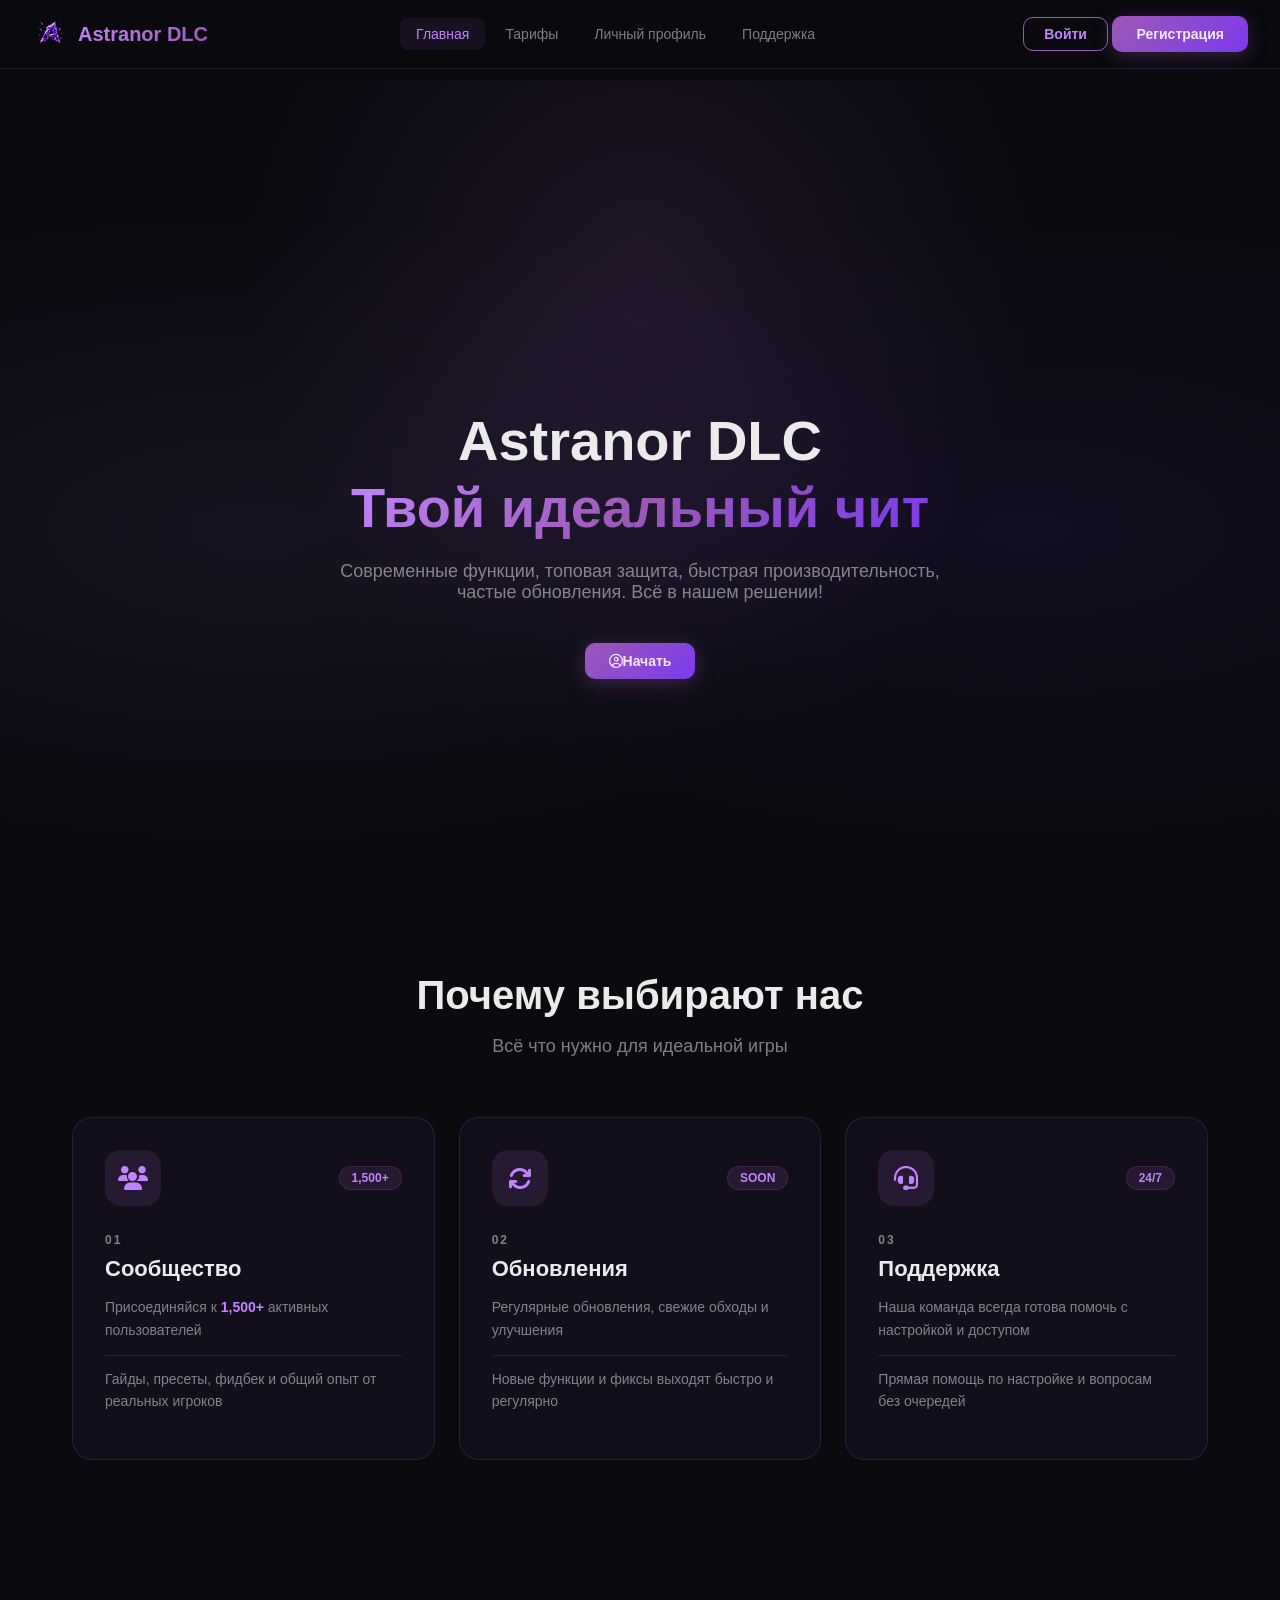
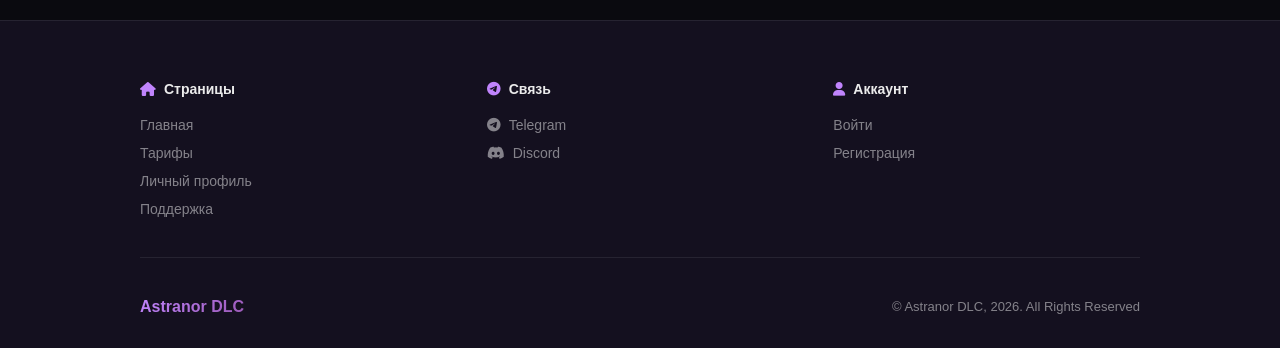
<file: index.html>
<!DOCTYPE html>
<html lang="ru">
<head>
<meta charset="utf-8"/>
<meta name="viewport" content="width=device-width, initial-scale=1"/>
<title>Astranor DLC</title>
<meta name="description" content="Astranor DLC - Ваш лучший выбор для Minecraft"/>
<link rel="icon" type="image/png" href="Assets/logo.png"/>
<link rel="shortcut icon" href="Assets/logo.png" type="image/png"/>
<link rel="stylesheet" href="https://cdnjs.cloudflare.com/ajax/libs/font-awesome/6.5.2/css/all.min.css"/>
<link rel="stylesheet" href="https://cdn.jsdelivr.net/npm/@fortawesome/fontawesome-free@6/css/all.min.css"/>
<link rel="stylesheet" href="css/style.css"/>
</head>
<body>

<div id="app">
  <header class="header">
    <a class="logo" href="index.html">
      <img src="Assets/logo.png" alt="Astranor DLC" class="logo-img"/>
      <span class="logo-text">Astranor DLC</span>
    </a>
    <nav class="header-nav">
      <a href="index.html" class="active">Главная</a>
      <a href="tariffs.html">Тарифы</a>
      <a href="profile.html">Личный профиль</a>
      <a href="support.html">Поддержка</a>
    </nav>
    <div class="header-right">
      <div class="header-auth-actions" id="authButtons">
        <a href="login.html" class="btn-outline">Войти</a>
        <a href="register.html" class="btn-fill">Регистрация</a>
      </div>
      <button class="mobile-menu-btn" onclick="toggleMobileMenu()">
        <i class="fa-solid fa-bars"></i>
      </button>
    </div>
  </header>

  <main>
    <section class="home-page">
      <div class="hero-glow"></div>
      <div class="hero-aurora-layer"></div>
      <div class="home-hero">
        <h1>Astranor DLC<br/><span class="gradient-text">Твой идеальный чит</span></h1>
        <p class="subtext">Современные функции, топовая защита, быстрая производительность, частые обновления. Всё в нашем решении!</p>
        <div class="hero-actions">
          <a href="register.html" class="btn-fill">
            <i class="fa-regular fa-circle-user"></i> Начать
          </a>
        </div>
      </div>

      <section class="features-section">
        <div class="features-header">
          <h2>Почему выбирают нас</h2>
          <p>Всё что нужно для идеальной игры</p>
        </div>
        <div class="feature-cards-grid">
          <article class="feature-panel">
            <div class="feature-panel-visual">
              <span class="feature-panel-icon"><i class="fa-solid fa-users"></i></span>
              <span class="feature-panel-badge">1,500+</span>
            </div>
            <div class="feature-panel-content">
              <span class="feature-panel-index">01</span>
              <h3>Сообщество</h3>
              <p>Присоединяйся к <span class="highlight">1,500+</span> активных пользователей</p>
              <p class="feature-panel-detail">Гайды, пресеты, фидбек и общий опыт от реальных игроков</p>
            </div>
          </article>
          <article class="feature-panel">
            <div class="feature-panel-visual">
              <span class="feature-panel-icon"><i class="fa-solid fa-arrows-rotate"></i></span>
              <span class="feature-panel-badge">SOON</span>
            </div>
            <div class="feature-panel-content">
              <span class="feature-panel-index">02</span>
              <h3>Обновления</h3>
              <p>Регулярные обновления, свежие обходы и улучшения</p>
              <p class="feature-panel-detail">Новые функции и фиксы выходят быстро и регулярно</p>
            </div>
          </article>
          <article class="feature-panel">
            <div class="feature-panel-visual">
              <span class="feature-panel-icon"><i class="fa-solid fa-headset"></i></span>
              <span class="feature-panel-badge">24/7</span>
            </div>
            <div class="feature-panel-content">
              <span class="feature-panel-index">03</span>
              <h3>Поддержка</h3>
              <p>Наша команда всегда готова помочь с настройкой и доступом</p>
              <p class="feature-panel-detail">Прямая помощь по настройке и вопросам без очередей</p>
            </div>
          </article>
        </div>
      </section>
    </section>
  </main>

  <footer class="footer">
    <div class="footer-container">
      <div class="footer-column">
        <div class="footer-column-title"><i class="fa-solid fa-house"></i> Страницы</div>
        <nav>
          <a href="index.html">Главная</a>
          <a href="tariffs.html">Тарифы</a>
          <a href="profile.html">Личный профиль</a>
          <a href="support.html">Поддержка</a>
        </nav>
      </div>
      <div class="footer-column">
        <div class="footer-column-title"><i class="fa-brands fa-telegram"></i> Связь</div>
        <nav>
          <a href="https://t.me/astranordlc" target="_blank" rel="noreferrer">
            <i class="fa-brands fa-telegram"></i> Telegram
          </a>
          <a href="https://discord.gg/DVDjwbnAU9" target="_blank" rel="noreferrer">
            <i class="fa-brands fa-discord"></i> Discord
          </a>
        </nav>
      </div>
      <div class="footer-column">
        <div class="footer-column-title"><i class="fa-solid fa-user"></i> Аккаунт</div>
        <nav>
          <a href="login.html">Войти</a>
          <a href="register.html">Регистрация</a>
        </nav>
      </div>
    </div>
    <div class="footer-line"></div>
    <div class="footer-bottom">
      <span class="footer-logo-text">Astranor DLC</span>
      <div>&copy; Astranor DLC, 2026. All Rights Reserved</div>
    </div>
  </footer>
</div>

<div class="mobile-menu" id="mobileMenu">
  <nav>
    <a href="index.html" onclick="closeMobileMenu()">Главная</a>
    <a href="tariffs.html" onclick="closeMobileMenu()">Тарифы</a>
    <a href="profile.html" onclick="closeMobileMenu()">Личный профиль</a>
    <a href="support.html" onclick="closeMobileMenu()">Поддержка</a>
  </nav>
  <div class="mobile-menu-auth">
    <a href="login.html" class="btn-outline" onclick="closeMobileMenu()">Войти</a>
    <a href="register.html" class="btn-fill" onclick="closeMobileMenu()">Регистрация</a>
  </div>
</div>

<script src="js/script.min.js"></script>
</body>
</html>
</file>
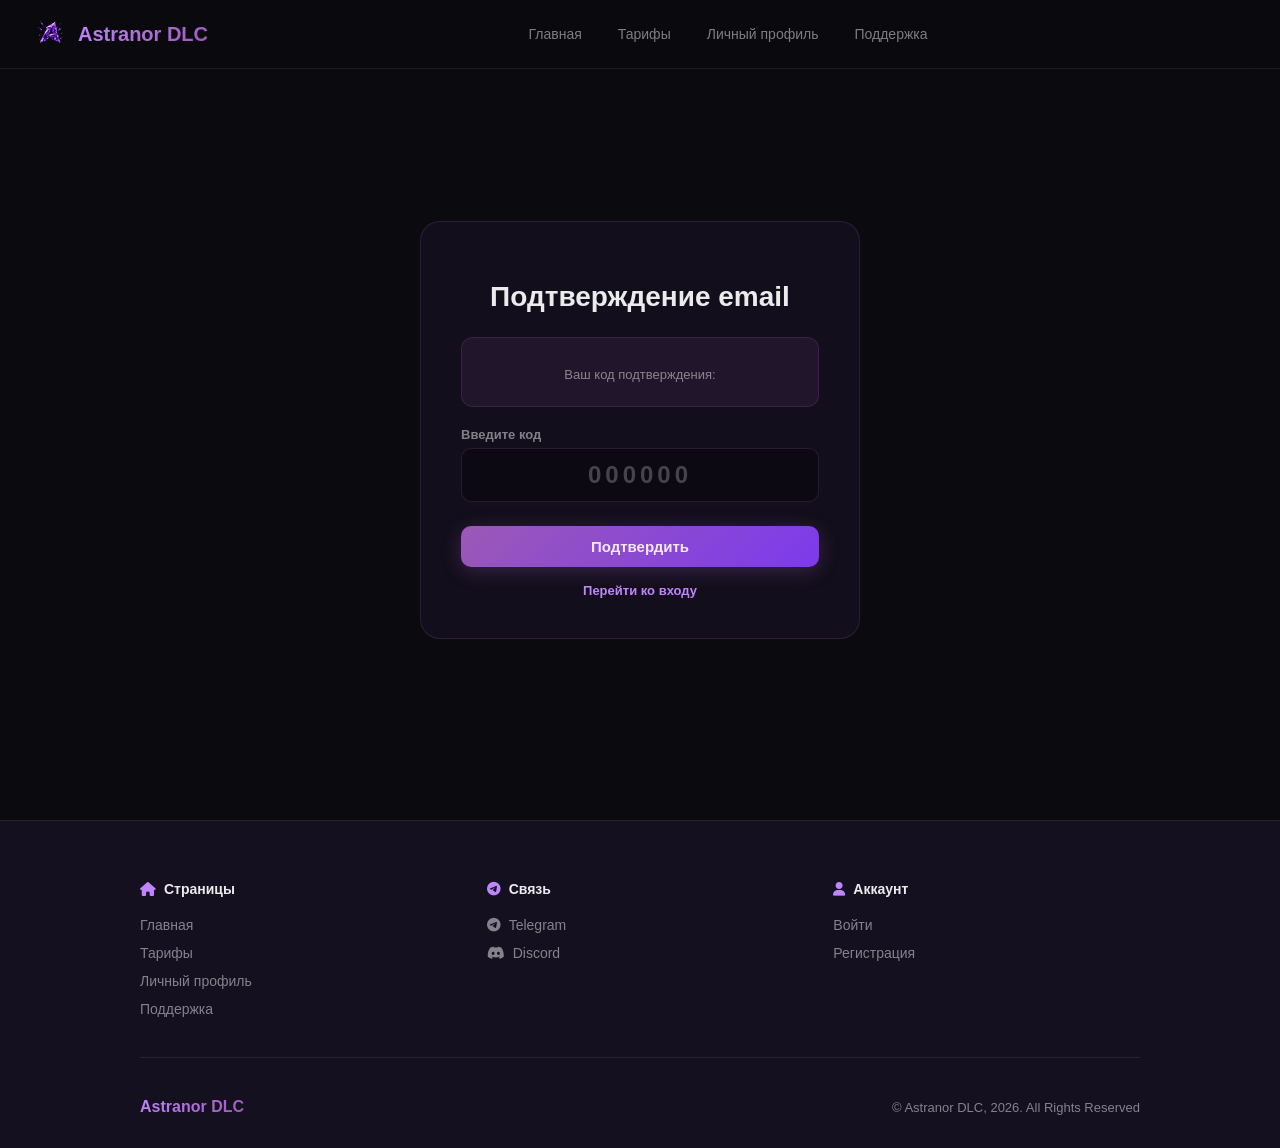
<file: confirm.html>
<!DOCTYPE html>
<html lang="ru">
<head>
<meta charset="utf-8"/>
<meta name="viewport" content="width=device-width, initial-scale=1"/>
<title>Подтверждение email — Astranor DLC</title>
<meta name="description" content="Astranor DLC - Ваш лучший выбор для Minecraft"/>
<link rel="icon" type="image/png" href="Assets/logo.png"/>
<link rel="shortcut icon" href="Assets/logo.png" type="image/png"/>
<link rel="stylesheet" href="https://cdnjs.cloudflare.com/ajax/libs/font-awesome/6.5.2/css/all.min.css"/>
<link rel="stylesheet" href="https://cdn.jsdelivr.net/npm/@fortawesome/fontawesome-free@6/css/all.min.css"/>
<link rel="stylesheet" href="css/style.css"/>
</head>
<body>

<div id="app">
  <header class="header">
    <a class="logo" href="index.html">
      <img src="Assets/logo.png" alt="Astranor DLC" class="logo-img"/>
      <span class="logo-text">Astranor DLC</span>
    </a>
    <nav class="header-nav">
      <a href="index.html">Главная</a>
      <a href="tariffs.html">Тарифы</a>
      <a href="profile.html">Личный профиль</a>
      <a href="support.html">Поддержка</a>
    </nav>
    <div class="header-right">
      <div class="header-auth-actions" id="authButtons"></div>
      <button class="mobile-menu-btn" onclick="toggleMobileMenu()">
        <i class="fa-solid fa-bars"></i>
      </button>
    </div>
  </header>

  <main>
    <div class="auth-page">
      <div class="auth-card" style="text-align:center;">
        <h1>Подтверждение email</h1>
        <p id="confirmEmailDisplay"></p>
        <div style="background:rgba(155,89,182,0.1);border:1px solid var(--card-border);border-radius:12px;padding:16px;margin-bottom:20px;">
          <p style="font-size:13px;color:var(--text-color-alower);margin-bottom:8px;">Ваш код подтверждения:</p>
          <p id="confirmCodeDisplay" style="font-size:36px;font-weight:800;letter-spacing:8px;color:var(--accent-light);margin:0;"></p>
        </div>
        <div class="form-group" style="text-align:left;">
          <label>Введите код</label>
          <input type="text" id="confirmCodeInput" placeholder="000000" maxlength="6" style="text-align:center;letter-spacing:4px;font-size:24px;font-weight:700;"/>
        </div>
        <div class="form-error" id="confirmError"></div>
        <div class="form-success" id="confirmSuccess"></div>
        <button class="btn-fill" id="confirmBtn" onclick="handleConfirmEmail()">Подтвердить</button>
        <div class="auth-footer">
          <a href="login.html">Перейти ко входу</a>
        </div>
      </div>
    </div>
  </main>

  <footer class="footer">
    <div class="footer-container">
      <div class="footer-column">
        <div class="footer-column-title"><i class="fa-solid fa-house"></i> Страницы</div>
        <nav>
          <a href="index.html">Главная</a>
          <a href="tariffs.html">Тарифы</a>
          <a href="profile.html">Личный профиль</a>
          <a href="support.html">Поддержка</a>
        </nav>
      </div>
      <div class="footer-column">
        <div class="footer-column-title"><i class="fa-brands fa-telegram"></i> Связь</div>
        <nav>
          <a href="https://t.me/astranordlc" target="_blank" rel="noreferrer">
            <i class="fa-brands fa-telegram"></i> Telegram
          </a>
          <a href="https://discord.gg/DVDjwbnAU9" target="_blank" rel="noreferrer">
            <i class="fa-brands fa-discord"></i> Discord
          </a>
        </nav>
      </div>
      <div class="footer-column">
        <div class="footer-column-title"><i class="fa-solid fa-user"></i> Аккаунт</div>
        <nav>
          <a href="login.html">Войти</a>
          <a href="register.html">Регистрация</a>
        </nav>
      </div>
    </div>
    <div class="footer-line"></div>
    <div class="footer-bottom">
      <span class="footer-logo-text">Astranor DLC</span>
      <div>&copy; Astranor DLC, 2026. All Rights Reserved</div>
    </div>
  </footer>
</div>

<div class="mobile-menu" id="mobileMenu">
  <nav>
    <a href="index.html" onclick="closeMobileMenu()">Главная</a>
    <a href="tariffs.html" onclick="closeMobileMenu()">Тарифы</a>
    <a href="profile.html" onclick="closeMobileMenu()">Личный профиль</a>
    <a href="support.html" onclick="closeMobileMenu()">Поддержка</a>
  </nav>
  <div class="mobile-menu-auth">
    <a href="login.html" class="btn-outline" onclick="closeMobileMenu()">Войти</a>
    <a href="register.html" class="btn-fill" onclick="closeMobileMenu()">Регистрация</a>
  </div>
</div>

<script src="js/script.min.js"></script>
</body>
</html>
</file>
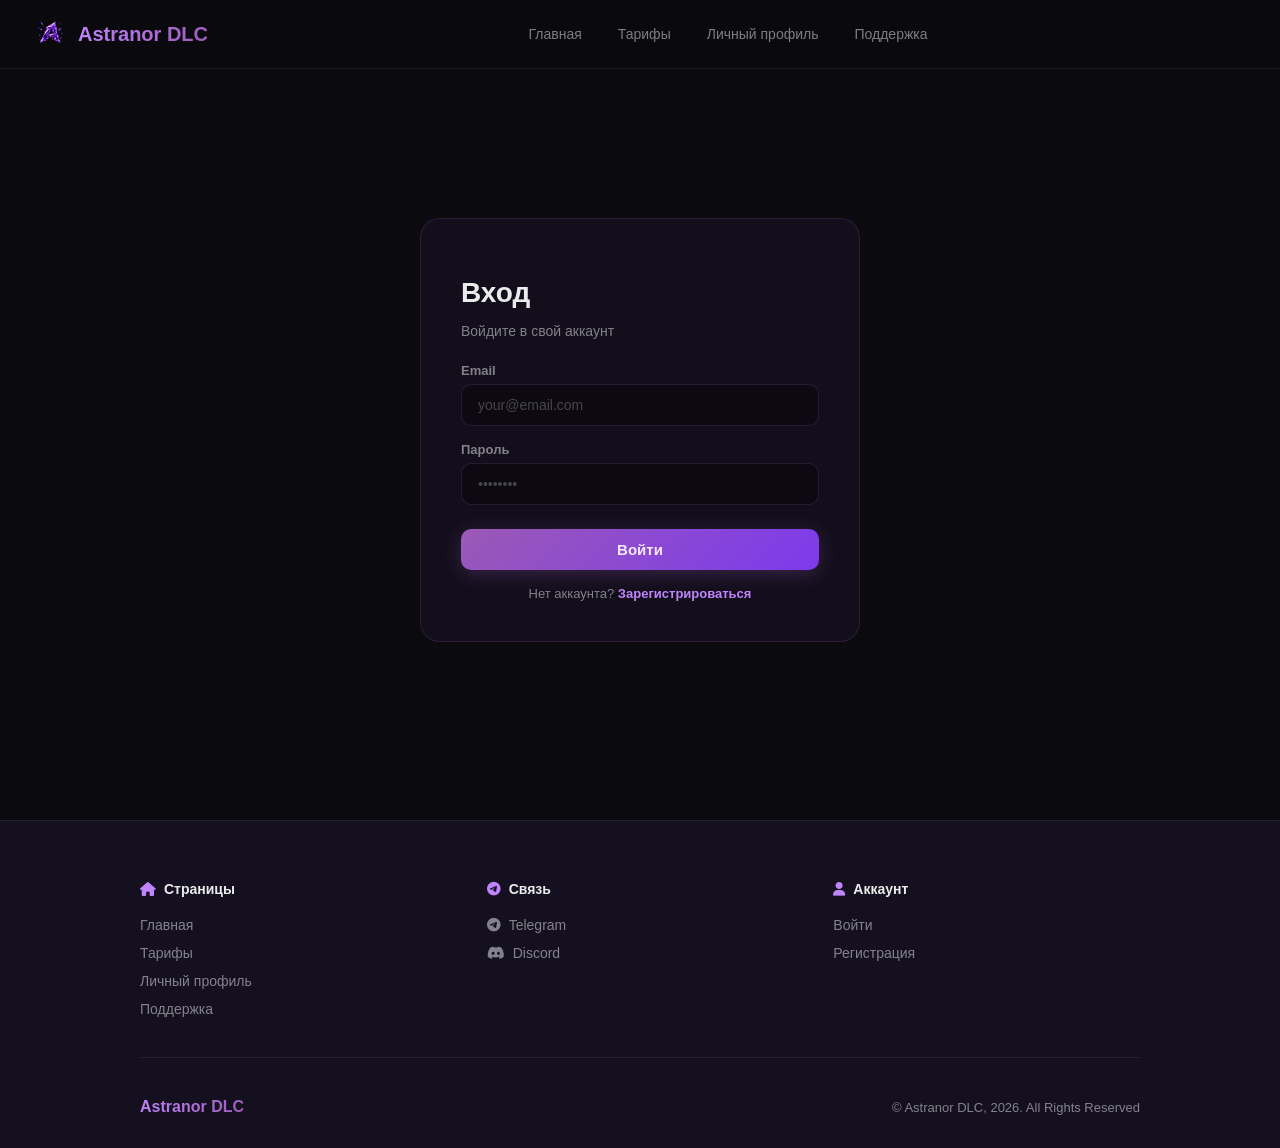
<file: login.html>
<!DOCTYPE html>
<html lang="ru">
<head>
<meta charset="utf-8"/>
<meta name="viewport" content="width=device-width, initial-scale=1"/>
<title>Вход — Astranor DLC</title>
<meta name="description" content="Astranor DLC - Ваш лучший выбор для Minecraft"/>
<link rel="icon" type="image/png" href="Assets/logo.png"/>
<link rel="shortcut icon" href="Assets/logo.png" type="image/png"/>
<link rel="stylesheet" href="https://cdnjs.cloudflare.com/ajax/libs/font-awesome/6.5.2/css/all.min.css"/>
<link rel="stylesheet" href="https://cdn.jsdelivr.net/npm/@fortawesome/fontawesome-free@6/css/all.min.css"/>
<link rel="stylesheet" href="css/style.css"/>
</head>
<body>

<div id="app">
  <header class="header">
    <a class="logo" href="index.html">
      <img src="Assets/logo.png" alt="Astranor DLC" class="logo-img"/>
      <span class="logo-text">Astranor DLC</span>
    </a>
    <nav class="header-nav">
      <a href="index.html">Главная</a>
      <a href="tariffs.html">Тарифы</a>
      <a href="profile.html">Личный профиль</a>
      <a href="support.html">Поддержка</a>
    </nav>
    <div class="header-right">
      <div class="header-auth-actions" id="authButtons"></div>
      <button class="mobile-menu-btn" onclick="toggleMobileMenu()">
        <i class="fa-solid fa-bars"></i>
      </button>
    </div>
  </header>

  <main>
    <div class="auth-page">
      <div class="auth-card">
        <h1>Вход</h1>
        <p>Войдите в свой аккаунт</p>
        <div class="form-error" id="loginError"></div>
        <div class="form-group">
          <label>Email</label>
          <input type="email" id="loginEmail" placeholder="your@email.com" />
        </div>
        <div class="form-group">
          <label>Пароль</label>
          <input type="password" id="loginPassword" placeholder="••••••••" />
        </div>
        <button class="btn-fill" onclick="handleLogin()">Войти</button>
        <div class="auth-footer">
          Нет аккаунта? <a href="register.html">Зарегистрироваться</a>
        </div>
      </div>
    </div>
  </main>

  <footer class="footer">
    <div class="footer-container">
      <div class="footer-column">
        <div class="footer-column-title"><i class="fa-solid fa-house"></i> Страницы</div>
        <nav>
          <a href="index.html">Главная</a>
          <a href="tariffs.html">Тарифы</a>
          <a href="profile.html">Личный профиль</a>
          <a href="support.html">Поддержка</a>
        </nav>
      </div>
      <div class="footer-column">
        <div class="footer-column-title"><i class="fa-brands fa-telegram"></i> Связь</div>
        <nav>
          <a href="https://t.me/astranordlc" target="_blank" rel="noreferrer">
            <i class="fa-brands fa-telegram"></i> Telegram
          </a>
          <a href="https://discord.gg/DVDjwbnAU9" target="_blank" rel="noreferrer">
            <i class="fa-brands fa-discord"></i> Discord
          </a>
        </nav>
      </div>
      <div class="footer-column">
        <div class="footer-column-title"><i class="fa-solid fa-user"></i> Аккаунт</div>
        <nav>
          <a href="login.html">Войти</a>
          <a href="register.html">Регистрация</a>
        </nav>
      </div>
    </div>
    <div class="footer-line"></div>
    <div class="footer-bottom">
      <span class="footer-logo-text">Astranor DLC</span>
      <div>&copy; Astranor DLC, 2026. All Rights Reserved</div>
    </div>
  </footer>
</div>

<div class="mobile-menu" id="mobileMenu">
  <nav>
    <a href="index.html" onclick="closeMobileMenu()">Главная</a>
    <a href="tariffs.html" onclick="closeMobileMenu()">Тарифы</a>
    <a href="profile.html" onclick="closeMobileMenu()">Личный профиль</a>
    <a href="support.html" onclick="closeMobileMenu()">Поддержка</a>
  </nav>
  <div class="mobile-menu-auth">
    <a href="login.html" class="btn-outline" onclick="closeMobileMenu()">Войти</a>
    <a href="register.html" class="btn-fill" onclick="closeMobileMenu()">Регистрация</a>
  </div>
</div>

<script src="js/script.min.js"></script>
</body>
</html>
</file>
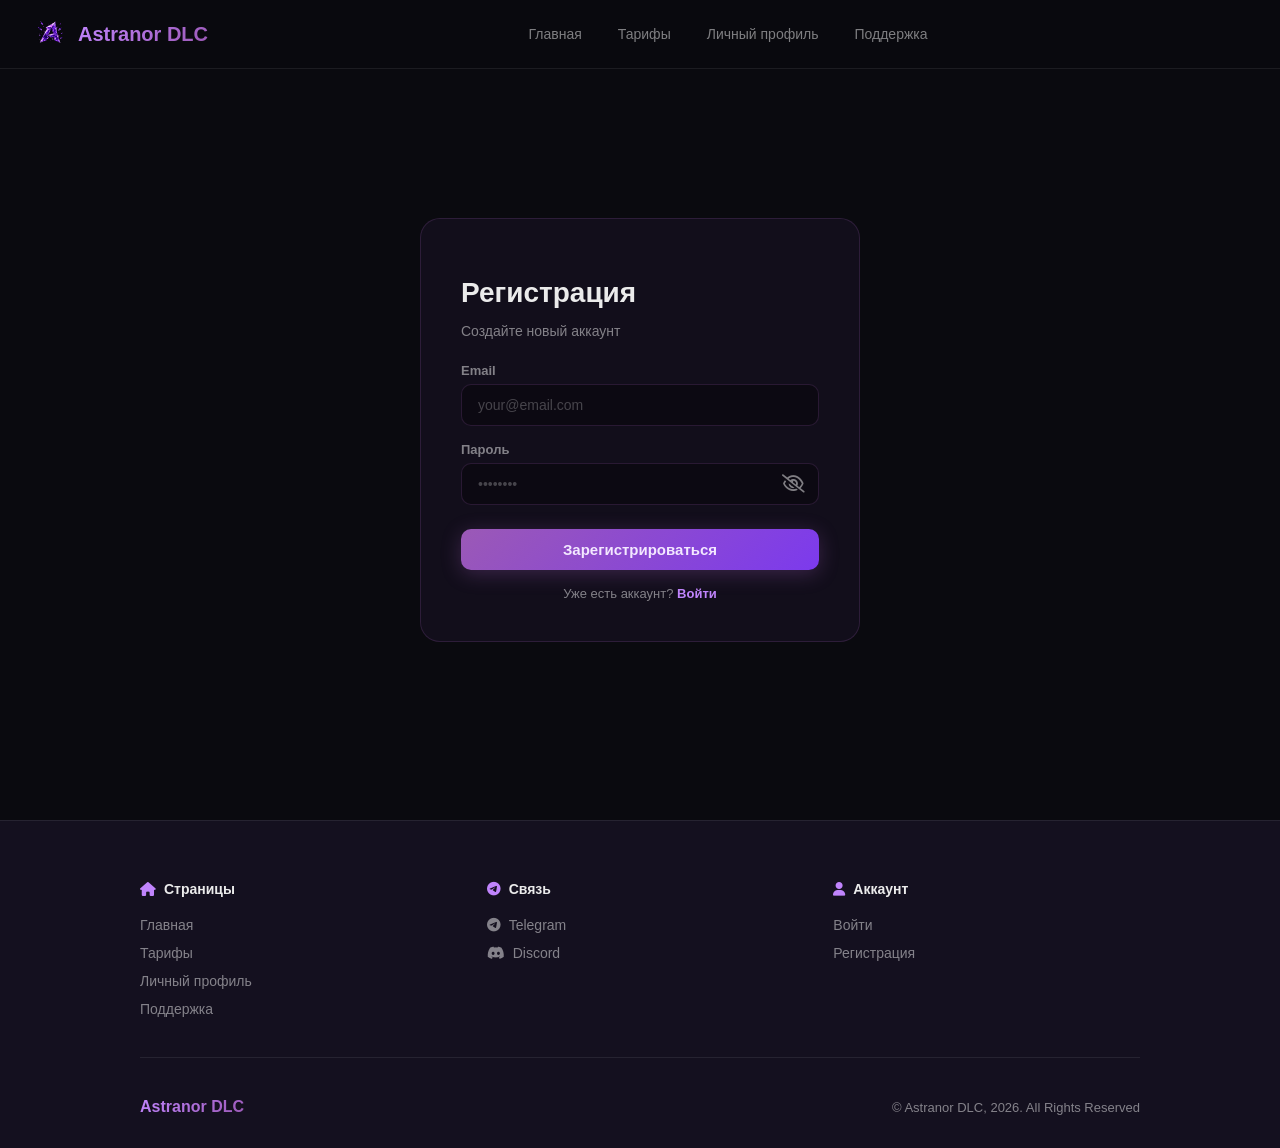
<file: register.html>
<!DOCTYPE html>
<html lang="ru">
<head>
<meta charset="utf-8"/>
<meta name="viewport" content="width=device-width, initial-scale=1"/>
<title>Регистрация — Astranor DLC</title>
<meta name="description" content="Astranor DLC - Ваш лучший выбор для Minecraft"/>
<link rel="icon" type="image/png" href="Assets/logo.png"/>
<link rel="shortcut icon" href="Assets/logo.png" type="image/png"/>
<link rel="stylesheet" href="https://cdnjs.cloudflare.com/ajax/libs/font-awesome/6.5.2/css/all.min.css"/>
<link rel="stylesheet" href="https://cdn.jsdelivr.net/npm/@fortawesome/fontawesome-free@6/css/all.min.css"/>
<link rel="stylesheet" href="css/style.css"/>
</head>
<body>

<div id="app">
  <header class="header">
    <a class="logo" href="index.html">
      <img src="Assets/logo.png" alt="Astranor DLC" class="logo-img"/>
      <span class="logo-text">Astranor DLC</span>
    </a>
    <nav class="header-nav">
      <a href="index.html">Главная</a>
      <a href="tariffs.html">Тарифы</a>
      <a href="profile.html">Личный профиль</a>
      <a href="support.html">Поддержка</a>
    </nav>
    <div class="header-right">
      <div class="header-auth-actions" id="authButtons"></div>
      <button class="mobile-menu-btn" onclick="toggleMobileMenu()">
        <i class="fa-solid fa-bars"></i>
      </button>
    </div>
  </header>

  <main>
    <div class="auth-page">
      <div class="auth-card">
        <h1>Регистрация</h1>
        <p>Создайте новый аккаунт</p>
        <div class="form-error" id="registerError"></div>
        <div class="form-success" id="registerSuccess"></div>
        <div class="form-group">
          <label>Email</label>
          <input type="email" id="registerEmail" placeholder="your@email.com" />
        </div>
        <div class="form-group">
          <label>Пароль</label>
          <div style="position:relative;">
            <input type="password" id="registerPassword" placeholder="••••••••" style="padding-right:44px;" />
            <span id="pwToggle" onclick="togglePassword()" style="position:absolute;right:14px;top:50%;transform:translateY(-50%);cursor:pointer;color:var(--text-color-alower);font-size:18px;">
              <i class="fa-regular fa-eye-slash"></i>
            </span>
          </div>
        </div>
        <button class="btn-fill" onclick="handleRegister()">Зарегистрироваться</button>
        <div class="auth-footer">
          Уже есть аккаунт? <a href="login.html">Войти</a>
        </div>
      </div>
    </div>
  </main>

  <footer class="footer">
    <div class="footer-container">
      <div class="footer-column">
        <div class="footer-column-title"><i class="fa-solid fa-house"></i> Страницы</div>
        <nav>
          <a href="index.html">Главная</a>
          <a href="tariffs.html">Тарифы</a>
          <a href="profile.html">Личный профиль</a>
          <a href="support.html">Поддержка</a>
        </nav>
      </div>
      <div class="footer-column">
        <div class="footer-column-title"><i class="fa-brands fa-telegram"></i> Связь</div>
        <nav>
          <a href="https://t.me/astranordlc" target="_blank" rel="noreferrer">
            <i class="fa-brands fa-telegram"></i> Telegram
          </a>
          <a href="https://discord.gg/DVDjwbnAU9" target="_blank" rel="noreferrer">
            <i class="fa-brands fa-discord"></i> Discord
          </a>
        </nav>
      </div>
      <div class="footer-column">
        <div class="footer-column-title"><i class="fa-solid fa-user"></i> Аккаунт</div>
        <nav>
          <a href="login.html">Войти</a>
          <a href="register.html">Регистрация</a>
        </nav>
      </div>
    </div>
    <div class="footer-line"></div>
    <div class="footer-bottom">
      <span class="footer-logo-text">Astranor DLC</span>
      <div>&copy; Astranor DLC, 2026. All Rights Reserved</div>
    </div>
  </footer>
</div>

<div class="mobile-menu" id="mobileMenu">
  <nav>
    <a href="index.html" onclick="closeMobileMenu()">Главная</a>
    <a href="tariffs.html" onclick="closeMobileMenu()">Тарифы</a>
    <a href="profile.html" onclick="closeMobileMenu()">Личный профиль</a>
    <a href="support.html" onclick="closeMobileMenu()">Поддержка</a>
  </nav>
  <div class="mobile-menu-auth">
    <a href="login.html" class="btn-outline" onclick="closeMobileMenu()">Войти</a>
    <a href="register.html" class="btn-fill" onclick="closeMobileMenu()">Регистрация</a>
  </div>
</div>

<script src="js/script.min.js"></script>
</body>
</html>
</file>
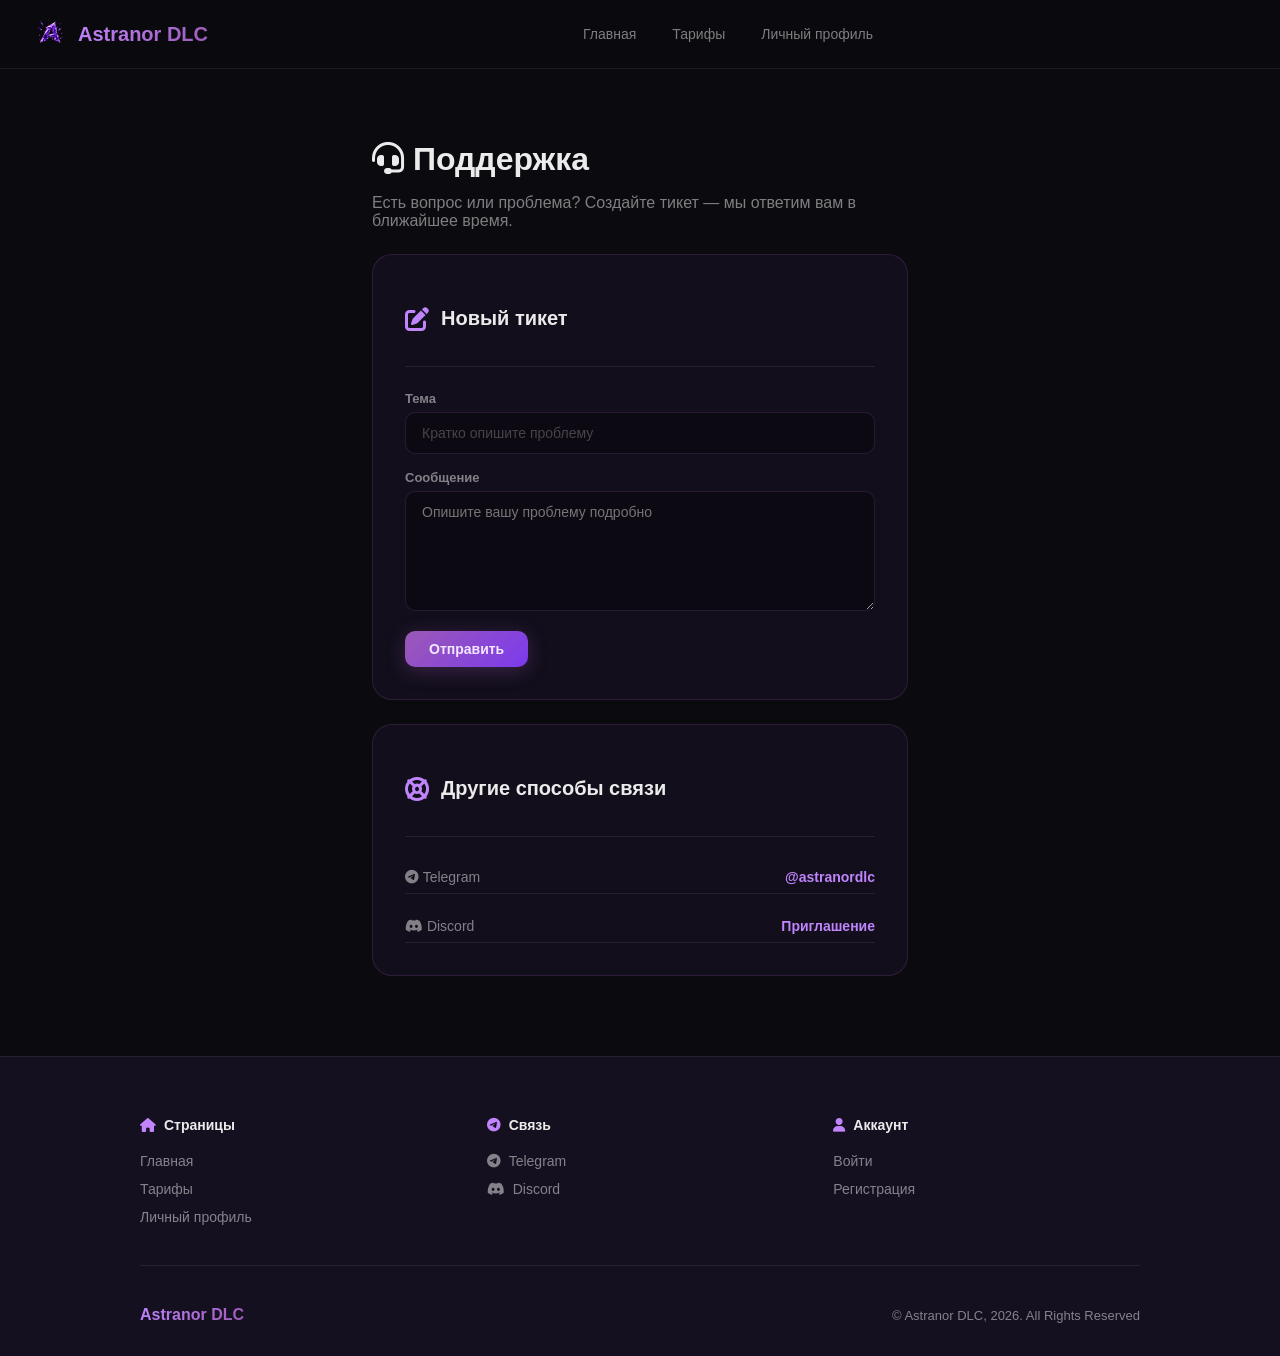
<file: support.html>
<!DOCTYPE html>
<html lang="ru">
<head>
<meta charset="utf-8"/>
<meta name="viewport" content="width=device-width, initial-scale=1"/>
<title>Поддержка — Astranor DLC</title>
<meta name="description" content="Astranor DLC - Ваш лучший выбор для Minecraft"/>
<link rel="icon" type="image/png" href="Assets/logo.png"/>
<link rel="shortcut icon" href="Assets/logo.png" type="image/png"/>
<link rel="stylesheet" href="https://cdnjs.cloudflare.com/ajax/libs/font-awesome/6.5.2/css/all.min.css"/>
<link rel="stylesheet" href="https://cdn.jsdelivr.net/npm/@fortawesome/fontawesome-free@6/css/all.min.css"/>
<link rel="stylesheet" href="css/style.css"/>
</head>
<body>

<div id="app">
  <header class="header">
    <a class="logo" href="index.html">
      <img src="Assets/logo.png" alt="Astranor DLC" class="logo-img"/>
      <span class="logo-text">Astranor DLC</span>
    </a>
    <nav class="header-nav">
      <a href="index.html">Главная</a>
      <a href="tariffs.html">Тарифы</a>
      <a href="profile.html">Личный профиль</a>
    </nav>
    <div class="header-right">
      <div class="header-auth-actions" id="authButtons"></div>
      <button class="mobile-menu-btn" onclick="toggleMobileMenu()">
        <i class="fa-solid fa-bars"></i>
      </button>
    </div>
  </header>

  <main>
    <div class="support-page">
      <h1><i class="fa-solid fa-headset"></i> Поддержка</h1>
      <p>Есть вопрос или проблема? Создайте тикет — мы ответим вам в ближайшее время.</p>

      <div class="profile-card" style="margin-bottom:24px;">
        <div class="profile-card-header">
          <i class="fa-solid fa-pen-to-square"></i>
          <h3>Новый тикет</h3>
        </div>
        <div class="form-error" id="ticketError"></div>
        <div class="form-success" id="ticketSuccess"></div>
        <div class="form-group">
          <label>Тема</label>
          <input type="text" id="ticketSubject" placeholder="Кратко опишите проблему"/>
        </div>
        <div class="form-group">
          <label>Сообщение</label>
          <textarea id="ticketMessage" placeholder="Опишите вашу проблему подробно"></textarea>
        </div>
        <button class="btn-fill" id="ticketBtn" onclick="handleSupportTicket()">Отправить</button>
      </div>

      <div class="profile-card">
        <div class="profile-card-header">
          <i class="fa-solid fa-life-ring"></i>
          <h3>Другие способы связи</h3>
        </div>
        <div class="profile-info">
          <div class="profile-row">
            <span class="profile-label"><i class="fa-brands fa-telegram"></i> Telegram</span>
            <a href="https://t.me/astranordlc" target="_blank" class="profile-value" style="color:var(--accent-light);text-decoration:none;">@astranordlc</a>
          </div>
          <div class="profile-row">
            <span class="profile-label"><i class="fa-brands fa-discord"></i> Discord</span>
            <a href="https://discord.gg/DVDjwbnAU9" target="_blank" class="profile-value" style="color:var(--accent-light);text-decoration:none;">Приглашение</a>
          </div>
        </div>
      </div>
    </div>
  </main>

  <footer class="footer">
    <div class="footer-container">
      <div class="footer-column">
        <div class="footer-column-title"><i class="fa-solid fa-house"></i> Страницы</div>
        <nav>
          <a href="index.html">Главная</a>
          <a href="tariffs.html">Тарифы</a>
          <a href="profile.html">Личный профиль</a>
        </nav>
      </div>
      <div class="footer-column">
        <div class="footer-column-title"><i class="fa-brands fa-telegram"></i> Связь</div>
        <nav>
          <a href="https://t.me/astranordlc" target="_blank" rel="noreferrer">
            <i class="fa-brands fa-telegram"></i> Telegram
          </a>
          <a href="https://discord.gg/DVDjwbnAU9" target="_blank" rel="noreferrer">
            <i class="fa-brands fa-discord"></i> Discord
          </a>
        </nav>
      </div>
      <div class="footer-column">
        <div class="footer-column-title"><i class="fa-solid fa-user"></i> Аккаунт</div>
        <nav>
          <a href="login.html">Войти</a>
          <a href="register.html">Регистрация</a>
        </nav>
      </div>
    </div>
    <div class="footer-line"></div>
    <div class="footer-bottom">
      <span class="footer-logo-text">Astranor DLC</span>
      <div>&copy; Astranor DLC, 2026. All Rights Reserved</div>
    </div>
  </footer>
</div>

<div class="mobile-menu" id="mobileMenu">
  <nav>
    <a href="index.html" onclick="closeMobileMenu()">Главная</a>
    <a href="tariffs.html" onclick="closeMobileMenu()">Тарифы</a>
    <a href="profile.html" onclick="closeMobileMenu()">Личный профиль</a>
  </nav>
  <div class="mobile-menu-auth">
    <a href="login.html" class="btn-outline" onclick="closeMobileMenu()">Войти</a>
    <a href="register.html" class="btn-fill" onclick="closeMobileMenu()">Регистрация</a>
  </div>
</div>

<script src="js/script.min.js"></script>
</body>
</html>
</file>
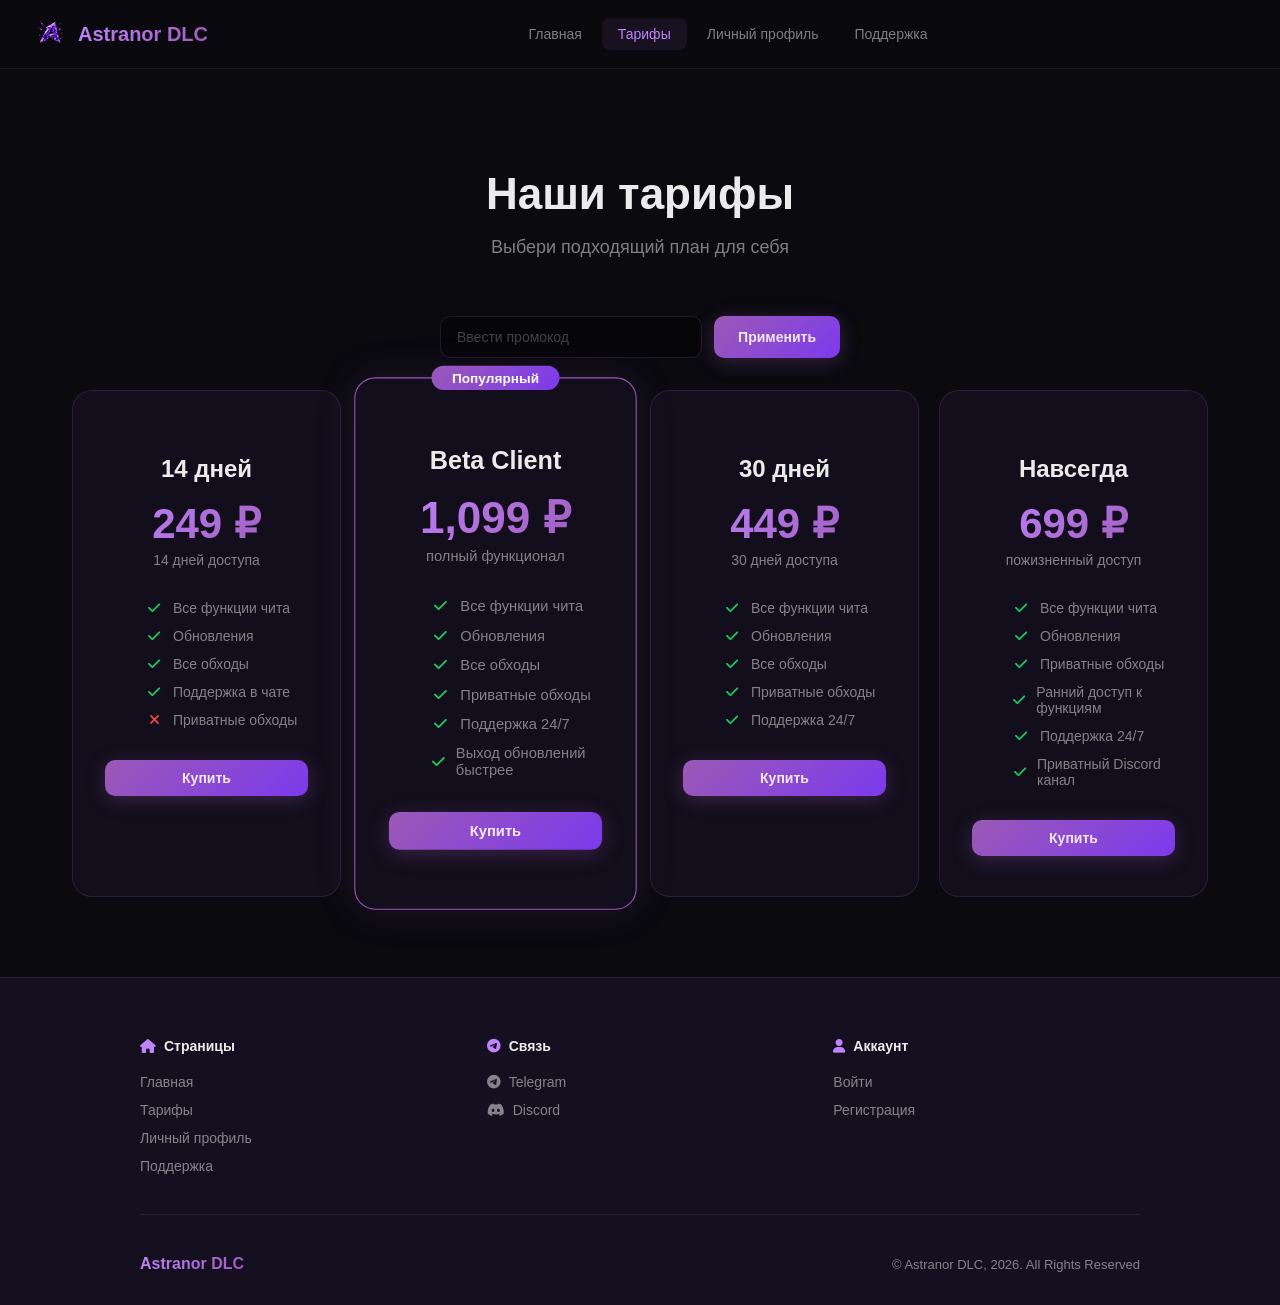
<file: tariffs.html>
<!DOCTYPE html>
<html lang="ru">
<head>
<meta charset="utf-8"/>
<meta name="viewport" content="width=device-width, initial-scale=1"/>
<title>Тарифы — Astranor DLC</title>
<meta name="description" content="Astranor DLC - Ваш лучший выбор для Minecraft"/>
<link rel="icon" type="image/png" href="Assets/logo.png"/>
<link rel="shortcut icon" href="Assets/logo.png" type="image/png"/>
<link rel="stylesheet" href="https://cdnjs.cloudflare.com/ajax/libs/font-awesome/6.5.2/css/all.min.css"/>
<link rel="stylesheet" href="https://cdn.jsdelivr.net/npm/@fortawesome/fontawesome-free@6/css/all.min.css"/>
<link rel="stylesheet" href="css/style.css"/>
</head>
<body>

<div id="app">
  <header class="header">
    <a class="logo" href="index.html">
      <img src="Assets/logo.png" alt="Astranor DLC" class="logo-img"/>
      <span class="logo-text">Astranor DLC</span>
    </a>
    <nav class="header-nav">
      <a href="index.html">Главная</a>
      <a href="tariffs.html" class="active">Тарифы</a>
      <a href="profile.html">Личный профиль</a>
      <a href="support.html">Поддержка</a>
    </nav>
    <div class="header-right">
      <div class="header-auth-actions" id="authButtons"></div>
      <button class="mobile-menu-btn" onclick="toggleMobileMenu()">
        <i class="fa-solid fa-bars"></i>
      </button>
    </div>
  </header>

  <main>
    <div class="page-header">
      <h1>Наши тарифы</h1>
      <p>Выбери подходящий план для себя</p>
    </div>

    <div class="promo-section">
      <div class="promo-input-wrap">
        <input type="text" id="promoCode" class="promo-input" placeholder="Ввести промокод" maxlength="20"/>
        <button class="btn-fill promo-btn" onclick="applyPromoCode()">Применить</button>
      </div>
      <div id="promoMessage" class="promo-message"></div>
    </div>

    <div class="tariffs-grid">
      <div class="tariff-card">
        <div class="tariff-header">
          <h3>14 дней</h3>
          <div class="tariff-price" data-price="249">249 ₽</div>
          <p class="tariff-period">14 дней доступа</p>
        </div>
        <ul class="tariff-features">
          <li><i class="fa-solid fa-check"></i> Все функции чита</li>
          <li><i class="fa-solid fa-check"></i> Обновления</li>
          <li><i class="fa-solid fa-check"></i> Все обходы</li>
          <li><i class="fa-solid fa-check"></i> Поддержка в чате</li>
          <li><i class="fa-solid fa-xmark"></i> Приватные обходы</li>
        </ul>
        <button class="btn-fill" onclick="buyTariff('14 дней', 249)">Купить</button>
      </div>
      <div class="tariff-card tariff-popular">
        <div class="tariff-badge">Популярный</div>
        <div class="tariff-header">
          <h3>Beta Client</h3>
          <div class="tariff-price" data-price="1099">1,099 ₽</div>
          <p class="tariff-period">полный функционал</p>
        </div>
        <ul class="tariff-features">
          <li><i class="fa-solid fa-check"></i> Все функции чита</li>
          <li><i class="fa-solid fa-check"></i> Обновления</li>
          <li><i class="fa-solid fa-check"></i> Все обходы</li>
          <li><i class="fa-solid fa-check"></i> Приватные обходы</li>
          <li><i class="fa-solid fa-check"></i> Поддержка 24/7</li>
          <li><i class="fa-solid fa-check"></i> Выход обновлений быстрее</li>
        </ul>
        <button class="btn-fill" onclick="buyTariff('Beta Client', 1099)">Купить</button>
      </div>
      <div class="tariff-card">
        <div class="tariff-header">
          <h3>30 дней</h3>
          <div class="tariff-price" data-price="449">449 ₽</div>
          <p class="tariff-period">30 дней доступа</p>
        </div>
        <ul class="tariff-features">
          <li><i class="fa-solid fa-check"></i> Все функции чита</li>
          <li><i class="fa-solid fa-check"></i> Обновления</li>
          <li><i class="fa-solid fa-check"></i> Все обходы</li>
          <li><i class="fa-solid fa-check"></i> Приватные обходы</li>
          <li><i class="fa-solid fa-check"></i> Поддержка 24/7</li>
        </ul>
        <button class="btn-fill" onclick="buyTariff('30 дней', 449)">Купить</button>
      </div>
      <div class="tariff-card">
        <div class="tariff-header">
          <h3>Навсегда</h3>
          <div class="tariff-price" data-price="699">699 ₽</div>
          <p class="tariff-period">пожизненный доступ</p>
        </div>
        <ul class="tariff-features">
          <li><i class="fa-solid fa-check"></i> Все функции чита</li>
          <li><i class="fa-solid fa-check"></i> Обновления</li>
          <li><i class="fa-solid fa-check"></i> Приватные обходы</li>
          <li><i class="fa-solid fa-check"></i> Ранний доступ к функциям</li>
          <li><i class="fa-solid fa-check"></i> Поддержка 24/7</li>
          <li><i class="fa-solid fa-check"></i> Приватный Discord канал</li>
        </ul>
        <button class="btn-fill" onclick="buyTariff('Навсегда', 699)">Купить</button>
      </div>
    </div>
  </main>

  <footer class="footer">
    <div class="footer-container">
      <div class="footer-column">
        <div class="footer-column-title"><i class="fa-solid fa-house"></i> Страницы</div>
        <nav>
          <a href="index.html">Главная</a>
          <a href="tariffs.html">Тарифы</a>
          <a href="profile.html">Личный профиль</a>
          <a href="support.html">Поддержка</a>
        </nav>
      </div>
      <div class="footer-column">
        <div class="footer-column-title"><i class="fa-brands fa-telegram"></i> Связь</div>
        <nav>
          <a href="https://t.me/astranordlc" target="_blank" rel="noreferrer">
            <i class="fa-brands fa-telegram"></i> Telegram
          </a>
          <a href="https://discord.gg/DVDjwbnAU9" target="_blank" rel="noreferrer">
            <i class="fa-brands fa-discord"></i> Discord
          </a>
        </nav>
      </div>
      <div class="footer-column">
        <div class="footer-column-title"><i class="fa-solid fa-user"></i> Аккаунт</div>
        <nav>
          <a href="login.html">Войти</a>
          <a href="register.html">Регистрация</a>
        </nav>
      </div>
    </div>
    <div class="footer-line"></div>
    <div class="footer-bottom">
      <span class="footer-logo-text">Astranor DLC</span>
      <div>&copy; Astranor DLC, 2026. All Rights Reserved</div>
    </div>
  </footer>
</div>

<div class="modal-overlay" id="modalOverlay" onclick="closeModal()">
  <div class="modal" onclick="event.stopPropagation()">
    <button class="modal-close" onclick="closeModal()"><i class="fa-solid fa-xmark"></i></button>
    <div id="modalContent"></div>
  </div>
</div>

<div class="mobile-menu" id="mobileMenu">
  <nav>
    <a href="index.html" onclick="closeMobileMenu()">Главная</a>
    <a href="tariffs.html" onclick="closeMobileMenu()">Тарифы</a>
    <a href="profile.html" onclick="closeMobileMenu()">Личный профиль</a>
    <a href="support.html" onclick="closeMobileMenu()">Поддержка</a>
  </nav>
  <div class="mobile-menu-auth">
    <a href="login.html" class="btn-outline" onclick="closeMobileMenu()">Войти</a>
    <a href="register.html" class="btn-fill" onclick="closeMobileMenu()">Регистрация</a>
  </div>
</div>

<script src="js/script.min.js"></script>
</body>
</html>
</file>
<file: css/style.css>
html, body {
  margin: 0;
  padding: 0;
  box-sizing: border-box;
}

*, *::before, *::after {
  box-sizing: inherit;
}

:root {
  --text-color: #ebebeb;
  --text-color-alower: #ffffff7a;
  --bg-color: #0a0a0f;
  --bg-second-color: #14101f;
  --border-color: #ffffff14;
  --accent-color: #9b59b6;
  --accent-light: #c084fc;
  --accent-dark: #7c3aed;
  --button-bg: #1a1629;
  --btn-primary-bg: var(--accent-color);
  --btn-primary-border: var(--accent-color);
  --btn-primary-text: #f3e8ff;
  --scrollbar-thumb: rgba(155, 89, 182, 0.55);
  --scrollbar-thumb-soft: rgba(155, 89, 182, 0.4);
  --scrollbar-thumb-hover: rgba(155, 89, 182, 0.7);
  --card-bg: rgba(20, 16, 31, 0.8);
  --card-border: rgba(155, 89, 182, 0.2);
}

html {
  scroll-behavior: smooth;
}

body {
  font-family: -apple-system, BlinkMacSystemFont, 'Segoe UI', Roboto, sans-serif;
  background: var(--bg-color);
  color: var(--text-color);
  min-height: 100vh;
  overflow-x: hidden;
}

::-webkit-scrollbar { width: 8px; }
::-webkit-scrollbar-track { background: var(--bg-color); }
::-webkit-scrollbar-thumb { background: var(--scrollbar-thumb); border-radius: 4px; }
::-webkit-scrollbar-thumb:hover { background: var(--scrollbar-thumb-hover); }

.header {
  position: fixed;
  top: 0;
  left: 0;
  right: 0;
  z-index: 100;
  display: flex;
  align-items: center;
  justify-content: space-between;
  padding: 16px 32px;
  background: rgba(10, 10, 15, 0.85);
  backdrop-filter: blur(20px);
  border-bottom: 1px solid var(--border-color);
}

.logo {
  display: flex;
  align-items: center;
  gap: 10px;
  text-decoration: none;
  color: var(--text-color);
}

.logo-img {
  width: 36px;
  height: 36px;
  border-radius: 8px;
}

.logo-text {
  font-size: 20px;
  font-weight: 700;
  background: linear-gradient(135deg, var(--accent-light), var(--accent-color));
  -webkit-background-clip: text;
  -webkit-text-fill-color: transparent;
  background-clip: text;
}

.header-nav {
  display: flex;
  gap: 4px;
}

.header-nav a {
  text-decoration: none;
  color: var(--text-color-alower);
  padding: 8px 16px;
  border-radius: 8px;
  font-size: 14px;
  font-weight: 500;
  transition: all 0.2s;
}

.header-nav a:hover,
.header-nav a.active {
  color: var(--text-color);
  background: rgba(155, 89, 182, 0.1);
}

.header-nav a.active {
  color: var(--accent-light);
}

.header-right {
  display: flex;
  align-items: center;
  gap: 12px;
}

.mobile-menu-btn {
  display: none;
  background: none;
  border: none;
  color: var(--text-color);
  font-size: 24px;
  cursor: pointer;
  padding: 8px;
}

.btn-outline {
  display: inline-flex;
  align-items: center;
  justify-content: center;
  background: transparent;
  border: 1px solid var(--accent-color);
  color: var(--accent-light);
  padding: 8px 20px;
  border-radius: 10px;
  font-size: 14px;
  font-weight: 600;
  cursor: pointer;
  transition: all 0.2s;
  text-decoration: none;
}

.btn-outline:hover {
  background: rgba(155, 89, 182, 0.1);
  border-color: var(--accent-light);
}

.btn-fill {
  display: inline-flex;
  align-items: center;
  justify-content: center;
  background: linear-gradient(135deg, var(--accent-color), var(--accent-dark));
  border: none;
  color: var(--btn-primary-text);
  padding: 10px 24px;
  border-radius: 10px;
  font-size: 14px;
  font-weight: 600;
  cursor: pointer;
  transition: all 0.3s;
  box-shadow: 0 4px 20px rgba(155, 89, 182, 0.3);
  text-decoration: none;
}

.btn-fill:hover {
  transform: translateY(-2px);
  box-shadow: 0 6px 30px rgba(155, 89, 182, 0.5);
}

.btn-icon {
  background: rgba(155, 89, 182, 0.15);
  border: 1px solid var(--card-border);
  color: var(--accent-light);
  padding: 8px 12px;
  border-radius: 8px;
  cursor: pointer;
  transition: all 0.2s;
}

.btn-icon:hover {
  background: rgba(155, 89, 182, 0.25);
}

main {
  padding-top: 80px;
  min-height: calc(100vh - 80px);
  width: 100%;
}

.hero-glow {
  position: absolute;
  top: -200px;
  left: 50%;
  transform: translateX(-50%);
  width: 800px;
  height: 800px;
  background: radial-gradient(circle, rgba(155, 89, 182, 0.15) 0%, transparent 70%);
  pointer-events: none;
}

.hero-aurora-layer {
  position: absolute;
  top: 0;
  left: 0;
  right: 0;
  height: 100vh;
  background: radial-gradient(ellipse at 20% 50%, rgba(192, 132, 252, 0.08) 0%, transparent 50%),
              radial-gradient(ellipse at 80% 50%, rgba(124, 58, 237, 0.08) 0%, transparent 50%);
  pointer-events: none;
}

.home-page {
  position: relative;
  text-align: center;
  padding: 120px 32px 60px;
  overflow: hidden;
}

.home-hero {
  position: relative;
  z-index: 1;
  display: flex;
  flex-direction: column;
  align-items: center;
  justify-content: center;
  min-height: calc(80vh - 80px);
}

.home-page h1 {
  font-size: 56px;
  font-weight: 800;
  line-height: 1.2;
  margin-bottom: 20px;
  position: relative;
  z-index: 1;
}

.gradient-text {
  background: linear-gradient(135deg, var(--accent-light), var(--accent-color), var(--accent-dark));
  -webkit-background-clip: text;
  -webkit-text-fill-color: transparent;
  background-clip: text;
}

.subtext {
  font-size: 18px;
  color: var(--text-color-alower);
  max-width: 600px;
  margin: 0 auto 40px;
  position: relative;
  z-index: 1;
}

.hero-actions {
  position: relative;
  z-index: 1;
  display: flex;
  justify-content: center;
  gap: 16px;
}

.features-section {
  padding: 100px 32px;
  max-width: 1200px;
  margin: 0 auto;
  position: relative;
  z-index: 1;
}

.features-header {
  text-align: center;
  margin-bottom: 60px;
}

.features-header h2 {
  font-size: 40px;
  font-weight: 700;
  margin-bottom: 12px;
}

.features-header p {
  color: var(--text-color-alower);
  font-size: 18px;
}

.feature-cards-grid {
  display: grid;
  grid-template-columns: repeat(3, 1fr);
  gap: 24px;
}

.feature-panel {
  background: var(--card-bg);
  border: 1px solid var(--card-border);
  border-radius: 20px;
  padding: 32px;
  transition: all 0.3s;
  text-align: left;
}

.feature-panel:hover {
  border-color: var(--accent-color);
  transform: translateY(-4px);
  box-shadow: 0 8px 40px rgba(155, 89, 182, 0.15);
}

.feature-panel-visual {
  margin-bottom: 24px;
  display: flex;
  align-items: center;
  justify-content: space-between;
}

.feature-panel-icon {
  width: 56px;
  height: 56px;
  display: flex;
  align-items: center;
  justify-content: center;
  background: rgba(155, 89, 182, 0.15);
  border-radius: 16px;
  font-size: 24px;
  color: var(--accent-light);
}

.feature-panel-badge {
  font-size: 12px;
  font-weight: 600;
  color: var(--accent-light);
  background: rgba(155, 89, 182, 0.15);
  padding: 4px 12px;
  border-radius: 20px;
  border: 1px solid var(--card-border);
}

.feature-panel-index {
  font-size: 12px;
  font-weight: 700;
  color: var(--text-color-alower);
  letter-spacing: 2px;
}

.feature-panel h3 {
  font-size: 22px;
  font-weight: 700;
  margin: 8px 0 12px;
}

.feature-panel p {
  color: var(--text-color-alower);
  font-size: 14px;
  line-height: 1.6;
}

.feature-panel-detail {
  margin-top: 12px;
  padding-top: 12px;
  border-top: 1px solid var(--border-color);
  font-size: 13px;
  color: var(--text-color-alower);
}

.highlight {
  color: var(--accent-light);
  font-weight: 600;
}

.page-header {
  text-align: center;
  padding: 60px 32px 40px;
}

.page-header h1 {
  font-size: 44px;
  font-weight: 800;
  margin-bottom: 12px;
}

.page-header p {
  color: var(--text-color-alower);
  font-size: 18px;
}

.tariffs-grid {
  display: grid;
  grid-template-columns: repeat(4, 1fr);
  gap: 20px;
  max-width: 1200px;
  margin: 0 auto;
  padding: 0 32px 80px;
}

.tariff-card {
  background: var(--card-bg);
  border: 1px solid var(--card-border);
  border-radius: 20px;
  padding: 40px 32px;
  text-align: center;
  transition: all 0.3s;
  position: relative;
}

.tariff-card:hover {
  border-color: var(--accent-color);
  transform: translateY(-4px);
  box-shadow: 0 8px 40px rgba(155, 89, 182, 0.15);
}

.tariff-popular {
  border-color: var(--accent-color);
  box-shadow: 0 0 40px rgba(155, 89, 182, 0.15);
  transform: scale(1.05);
}

.tariff-popular:hover {
  transform: scale(1.05) translateY(-4px);
}

.tariff-badge {
  position: absolute;
  top: -12px;
  left: 50%;
  transform: translateX(-50%);
  background: linear-gradient(135deg, var(--accent-color), var(--accent-dark));
  color: white;
  padding: 4px 20px;
  border-radius: 20px;
  font-size: 13px;
  font-weight: 700;
}

.tariff-header h3 {
  font-size: 24px;
  font-weight: 700;
  margin-bottom: 16px;
}

.tariff-price {
  font-size: 42px;
  font-weight: 800;
  background: linear-gradient(135deg, var(--accent-light), var(--accent-color));
  -webkit-background-clip: text;
  -webkit-text-fill-color: transparent;
  background-clip: text;
}

.tariff-period {
  color: var(--text-color-alower);
  font-size: 14px;
  margin-top: 4px;
}

.tariff-features {
  list-style: none;
  text-align: left;
  margin: 32px 0;
  display: flex;
  flex-direction: column;
  gap: 12px;
}

.tariff-features li {
  display: flex;
  align-items: center;
  gap: 10px;
  font-size: 14px;
  color: var(--text-color-alower);
}

.tariff-features li i {
  width: 18px;
  text-align: center;
}

.tariff-features li .fa-check {
  color: #22c55e;
}

.tariff-features li .fa-xmark {
  color: #ef4444;
}

.tariff-card .btn-fill {
  width: 100%;
}

.profile-grid {
  display: grid;
  grid-template-columns: 1fr 1fr;
  gap: 24px;
  max-width: 800px;
  margin: 0 auto;
  padding: 0 32px 80px;
}

.profile-card {
  background: var(--card-bg);
  border: 1px solid var(--card-border);
  border-radius: 20px;
  padding: 32px;
}

.profile-card-header {
  display: flex;
  align-items: center;
  gap: 12px;
  margin-bottom: 24px;
  padding-bottom: 16px;
  border-bottom: 1px solid var(--border-color);
}

.profile-card-header i {
  font-size: 24px;
  color: var(--accent-light);
}

.profile-card-header h3 {
  font-size: 20px;
  font-weight: 700;
}

.profile-info {
  display: flex;
  flex-direction: column;
  gap: 16px;
}

.profile-row {
  display: flex;
  justify-content: space-between;
  align-items: center;
  padding: 8px 0;
  border-bottom: 1px solid var(--border-color);
}

.profile-label {
  color: var(--text-color-alower);
  font-size: 14px;
}

.profile-value {
  font-weight: 600;
  font-size: 14px;
}

.profile-placeholder {
  text-align: center;
  padding: 80px 32px;
}

.profile-placeholder i {
  font-size: 80px;
  color: var(--text-color-alower);
  margin-bottom: 20px;
  opacity: 0.3;
}

.profile-placeholder h3 {
  font-size: 24px;
  margin-bottom: 12px;
}

.profile-placeholder p {
  color: var(--text-color-alower);
  margin-bottom: 24px;
}

.profile-hwid p {
  color: var(--text-color-alower);
  font-size: 14px;
  margin-bottom: 16px;
}

.hwid-display {
  display: flex;
  align-items: center;
  gap: 8px;
  background: rgba(0, 0, 0, 0.3);
  border: 1px solid var(--card-border);
  border-radius: 12px;
  padding: 12px 16px;
  margin-bottom: 12px;
}

.hwid-display code {
  flex: 1;
  font-family: 'Courier New', monospace;
  font-size: 13px;
  color: var(--accent-light);
  word-break: break-all;
}

.hwid-info {
  font-size: 12px !important;
  color: var(--text-color-alower) !important;
  opacity: 0.7;
  margin-bottom: 0 !important;
}

.auth-page {
  display: flex;
  align-items: center;
  justify-content: center;
  padding: 60px 32px;
  min-height: calc(100vh - 200px);
}

.auth-card {
  background: var(--card-bg);
  border: 1px solid var(--card-border);
  border-radius: 20px;
  padding: 40px;
  width: 100%;
  max-width: 440px;
}

.auth-card h1 {
  font-size: 28px;
  font-weight: 800;
  margin-bottom: 8px;
}

.auth-card p {
  color: var(--text-color-alower);
  font-size: 14px;
  margin-bottom: 24px;
}

.auth-card .form-group {
  margin-bottom: 16px;
}

.auth-card .form-group label {
  display: block;
  font-size: 13px;
  font-weight: 600;
  color: var(--text-color-alower);
  margin-bottom: 6px;
}

.auth-card .form-group input {
  width: 100%;
  padding: 12px 16px;
  background: rgba(0, 0, 0, 0.3);
  border: 1px solid var(--card-border);
  border-radius: 10px;
  color: var(--text-color);
  font-size: 14px;
  outline: none;
  transition: border-color 0.2s;
}

.auth-card .form-group input:focus {
  border-color: var(--accent-color);
}

.auth-card .btn-fill {
  width: 100%;
  padding: 12px;
  font-size: 15px;
  margin-top: 8px;
}

.auth-footer {
  text-align: center;
  margin-top: 16px;
  font-size: 13px;
  color: var(--text-color-alower);
}

.auth-footer a {
  color: var(--accent-light);
  text-decoration: none;
  font-weight: 600;
}

.auth-footer a:hover {
  text-decoration: underline;
}

.form-error {
  color: #ef4444;
  font-size: 13px;
  margin-bottom: 12px;
  display: none;
}

.form-error.visible {
  display: block;
}

.form-success {
  color: #22c55e;
  font-size: 13px;
  margin-bottom: 12px;
  display: none;
}

.form-success.visible {
  display: block;
}

.footer {
  background: var(--bg-second-color);
  border-top: 1px solid var(--border-color);
  padding: 60px 32px 32px;
}

.footer-container {
  display: grid;
  grid-template-columns: repeat(3, 1fr);
  gap: 40px;
  max-width: 1000px;
  margin: 0 auto;
}

.footer-column-title {
  font-size: 14px;
  font-weight: 700;
  color: var(--text-color);
  margin-bottom: 20px;
  display: flex;
  align-items: center;
  gap: 8px;
}

.footer-column-title i {
  color: var(--accent-light);
}

.footer-column nav {
  display: flex;
  flex-direction: column;
  gap: 12px;
}

.footer-column nav a {
  color: var(--text-color-alower);
  text-decoration: none;
  font-size: 14px;
  transition: color 0.2s;
  display: flex;
  align-items: center;
  gap: 8px;
}

.footer-column nav a:hover {
  color: var(--accent-light);
}

.footer-column nav span {
  color: var(--text-color-alower);
  font-size: 14px;
  cursor: pointer;
}

.footer-column nav span:hover {
  color: var(--accent-light);
}

.footer-line {
  height: 1px;
  background: var(--border-color);
  margin: 40px auto;
  max-width: 1000px;
}

.footer-bottom {
  display: flex;
  justify-content: space-between;
  align-items: center;
  max-width: 1000px;
  margin: 0 auto;
  font-size: 13px;
  color: var(--text-color-alower);
}

.footer-logo-text {
  font-size: 16px;
  font-weight: 700;
  background: linear-gradient(135deg, var(--accent-light), var(--accent-color));
  -webkit-background-clip: text;
  -webkit-text-fill-color: transparent;
  background-clip: text;
}

.modal-overlay {
  display: none;
  position: fixed;
  inset: 0;
  z-index: 200;
  background: rgba(0, 0, 0, 0.7);
  backdrop-filter: blur(8px);
  align-items: center;
  justify-content: center;
}

.modal-overlay.active {
  display: flex;
}

.modal {
  background: var(--bg-second-color);
  border: 1px solid var(--card-border);
  border-radius: 20px;
  padding: 40px;
  width: 100%;
  max-width: 440px;
  position: relative;
  max-height: 90vh;
  overflow-y: auto;
}

.modal-close {
  position: absolute;
  top: 16px;
  right: 16px;
  background: none;
  border: none;
  color: var(--text-color-alower);
  font-size: 24px;
  cursor: pointer;
  transition: color 0.2s;
}

.modal-close:hover {
  color: var(--text-color);
}

.modal h2 {
  font-size: 24px;
  font-weight: 700;
  margin-bottom: 8px;
}

.modal p {
  color: var(--text-color-alower);
  font-size: 14px;
  margin-bottom: 24px;
}

.form-group {
  margin-bottom: 16px;
}

.form-group label {
  display: block;
  font-size: 13px;
  font-weight: 600;
  color: var(--text-color-alower);
  margin-bottom: 6px;
}

.form-group input {
  width: 100%;
  padding: 12px 16px;
  background: rgba(0, 0, 0, 0.3);
  border: 1px solid var(--card-border);
  border-radius: 10px;
  color: var(--text-color);
  font-size: 14px;
  outline: none;
  transition: border-color 0.2s;
}

.form-group input:focus {
  border-color: var(--accent-color);
}

.form-group input::placeholder {
  color: var(--text-color-alower);
  opacity: 0.5;
}

.modal .btn-fill {
  width: 100%;
  padding: 12px;
  font-size: 15px;
  margin-top: 8px;
}

.modal-footer {
  text-align: center;
  margin-top: 16px;
  font-size: 13px;
  color: var(--text-color-alower);
}

.modal-footer a {
  color: var(--accent-light);
  cursor: pointer;
  text-decoration: none;
  font-weight: 600;
}

.modal-footer a:hover {
  text-decoration: underline;
}

.mobile-menu {
  display: none;
  position: fixed;
  top: 80px;
  left: 0;
  right: 0;
  z-index: 99;
  background: rgba(10, 10, 15, 0.98);
  backdrop-filter: blur(20px);
  border-bottom: 1px solid var(--border-color);
  padding: 24px;
  transform: translateY(-100%);
  transition: transform 0.3s;
}

.mobile-menu.open {
  transform: translateY(0);
}

.mobile-menu nav {
  display: flex;
  flex-direction: column;
  gap: 8px;
  margin-bottom: 24px;
}

.mobile-menu nav a {
  color: var(--text-color);
  text-decoration: none;
  padding: 12px 16px;
  border-radius: 10px;
  font-size: 16px;
  font-weight: 500;
  transition: background 0.2s;
}

.mobile-menu nav a:hover {
  background: rgba(155, 89, 182, 0.1);
}

.mobile-menu-auth {
  display: flex;
  gap: 12px;
}

.mobile-menu-auth .btn-outline,
.mobile-menu-auth .btn-fill {
  flex: 1;
  text-align: center;
}

@media (max-width: 968px) {
  .header-nav { display: none; }
  .header-auth-actions { display: none; }
  .mobile-menu-btn { display: block; }
  .mobile-menu { display: block; }

  .home-page h1 {
    font-size: 36px;
  }

  .feature-cards-grid {
    grid-template-columns: 1fr;
  }

  .tariffs-grid {
    grid-template-columns: 1fr;
    max-width: 400px;
  }

  .tariff-popular {
    transform: none;
  }

  .tariff-popular:hover {
    transform: translateY(-4px);
  }

  .profile-grid {
    grid-template-columns: 1fr;
  }

  .footer-container {
    grid-template-columns: 1fr;
  }

  .footer-bottom {
    flex-direction: column;
    gap: 12px;
    text-align: center;
  }
}

@media (max-width: 768px) {
  .header {
    padding: 12px 16px;
  }

  .home-page {
    padding: 80px 16px 40px;
  }

  .home-page h1 {
    font-size: 28px;
  }

  .subtext {
    font-size: 16px;
  }

  .features-section {
    padding: 60px 16px;
  }

  .features-header h2 {
    font-size: 28px;
  }

  .page-header h1 {
    font-size: 32px;
  }

  .modal {
    margin: 16px;
    padding: 24px;
  }
}

@media (min-width: 769px) and (max-width: 1100px) {
  .home-page h1 {
    font-size: 42px;
  }

  .feature-cards-grid {
    grid-template-columns: repeat(2, 1fr);
  }

  .tariffs-grid {
    grid-template-columns: repeat(2, 1fr);
  }
}

.promo-section {
  max-width: 1200px;
  margin: 0 auto;
  padding: 0 32px 32px;
  text-align: center;
}

.promo-input-wrap {
  display: flex;
  gap: 12px;
  max-width: 400px;
  margin: 0 auto;
}

.promo-input {
  flex: 1;
  padding: 12px 16px;
  background: rgba(0, 0, 0, 0.3);
  border: 1px solid var(--card-border);
  border-radius: 10px;
  color: var(--text-color);
  font-size: 14px;
  outline: none;
  text-transform: uppercase;
  letter-spacing: 1px;
  transition: border-color 0.2s;
}

.promo-input:focus {
  border-color: var(--accent-color);
}

.promo-input::placeholder {
  color: var(--text-color-alower);
  opacity: 0.5;
  text-transform: none;
  letter-spacing: 0;
}

.promo-btn {
  white-space: nowrap;
}

.promo-message {
  font-size: 13px;
  margin-top: 10px;
  display: none;
}

.promo-message.visible {
  display: block;
}

.promo-message.error {
  color: #ef4444;
}

.promo-message.success {
  color: #22c55e;
}

.old-price {
  font-size: 16px;
  color: var(--text-color-alower);
  text-decoration: line-through;
  opacity: 0.5;
  font-weight: 400;
}
</file>
